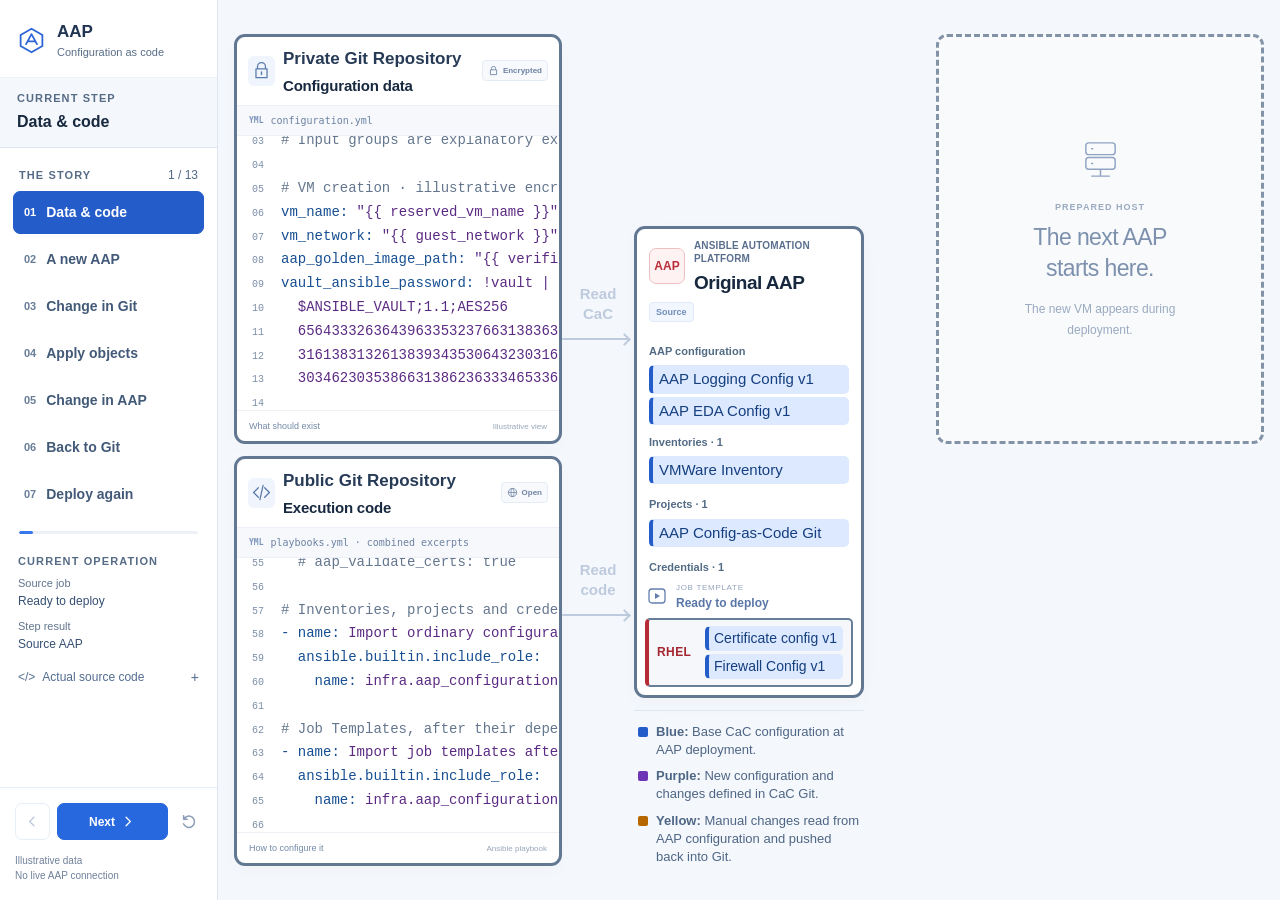
<file: demo/index.html>
<!doctype html>
<html lang="en">
<head>
  <meta charset="utf-8">
  <meta name="viewport" content="width=device-width, initial-scale=1">
  <meta name="description" content="Explore how private encrypted configuration and public automation code configure AAP, bring manual changes back into Git and recreate the full configuration on another AAP.">
  <meta name="color-scheme" content="light">
  <title>AAP, kept in Git</title>
  <link rel="icon" href="icon.svg" type="image/svg+xml">
  <link rel="stylesheet" href="src/styles.css">
  <script src="src/scenario.js" defer></script>
  <script src="src/app.js" defer></script>
</head>
<body>
  <a class="skip-link" href="#story">Skip to the diagram</a>
  <div class="experience">
    <aside class="sidebar" aria-label="Walkthrough navigation and status">
      <header class="sidebar-brand">
        <a class="wordmark" href="#" aria-label="AAP configuration as code, start"><svg viewBox="0 0 32 32" fill="none" aria-hidden="true"><path d="m16 3 12 7v12l-12 7L4 22V10Z" stroke="currentColor" stroke-width="2"/><path d="m10 20 6-11 6 11M12 17h8" stroke="currentColor" stroke-width="2" stroke-linecap="round" stroke-linejoin="round"/></svg><span>AAP<span class="wordmark-secondary">Configuration as code</span></span></a>
        <h1 id="page-title" class="sr-only">AAP configuration as code</h1>
      </header>
      <section class="current-step" aria-labelledby="scene-title"><p class="section-label">CURRENT STEP</p><h2 id="scene-title">Configuration data and execution code</h2></section>
      <div class="sidebar-scroll">
        <div class="chapter-header"><span class="section-label">THE STORY</span><span id="step-count" class="scene-counter">1 / 13</span></div>
        <nav id="chapter-list" class="chapter-list" aria-label="Story chapters"></nav>
        <div class="progress-track" aria-hidden="true"><span id="progress-fill"></span></div>
        <section class="status-panel" aria-label="Current operation status"><h2 class="section-label">CURRENT OPERATION</h2><dl><div><dt>Source job</dt><dd id="job-status">Job Template</dd></div><div><dt>Step result</dt><dd id="target-state">Not created yet</dd></div></dl></section>
        <aside id="actor" class="actor" aria-labelledby="actor-title" hidden><span class="actor-icon"><svg viewBox="0 0 28 28" fill="none" aria-hidden="true"><circle cx="14" cy="9" r="4" stroke="currentColor" stroke-width="1.5"/><path d="M6 24v-3a8 8 0 0 1 16 0v3M20 5h5m-2.5-2.5v5" stroke="currentColor" stroke-width="1.5" stroke-linecap="round"/></svg></span><div><h3 id="actor-title">An operator makes a change</h3><p id="actor-description"></p></div></aside>
        <details class="source-details"><summary><span aria-hidden="true">&lt;/&gt;</span>Actual source code</summary><div id="source-links" class="source-links"></div></details>
      </div>
      <div class="sidebar-footer">
        <div class="scene-controls" aria-label="Step navigation"><button id="previous" class="button-step button-previous" type="button" aria-label="Previous step" disabled><svg viewBox="0 0 24 24" fill="none" aria-hidden="true"><path d="m14 6-6 6 6 6" stroke="currentColor" stroke-width="1.8" stroke-linecap="round" stroke-linejoin="round"/></svg></button><button id="next" class="button-step button-next" type="button"><span id="next-label">Next</span><svg viewBox="0 0 24 24" fill="none" aria-hidden="true"><path d="m10 6 6 6-6 6" stroke="currentColor" stroke-width="1.8" stroke-linecap="round" stroke-linejoin="round"/></svg></button><button id="restart" class="button-restart" type="button" aria-label="Restart the walkthrough"><svg viewBox="0 0 20 20" fill="none" aria-hidden="true"><path d="M4.1 7a6.3 6.3 0 1 1-.2 5M4 3v4h4" stroke="currentColor" stroke-width="1.6" stroke-linecap="round" stroke-linejoin="round"/></svg></button></div>
        <p class="illustration-note">Illustrative data<br>No live AAP connection</p>
      </div>
    </aside>

    <main id="story" class="canvas-shell" aria-labelledby="page-title">
      <p id="scene-description" class="sr-only">AAP configuration walkthrough.</p>
      <div class="diagram-grid" aria-label="Two repositories, the original AAP and two receiving platforms">
        <div class="repository-column">
          <section id="config-card" class="repository-card config-repository" aria-labelledby="config-title">
            <header class="repository-header"><div class="repository-identity"><span class="repository-icon"><svg viewBox="0 0 24 24" fill="none" aria-hidden="true"><path d="M7 10V7a5 5 0 0 1 10 0v3M5 10h14v11H5z" stroke="currentColor" stroke-width="1.6" stroke-linecap="round" stroke-linejoin="round"/><path d="M12 14v3" stroke="currentColor" stroke-width="1.8" stroke-linecap="round"/></svg></span><div><p class="repository-kind">Private Git Repository</p><h3 id="config-title">Configuration data</h3></div></div><span class="privacy-badge"><svg viewBox="0 0 16 16" fill="none" aria-hidden="true"><path d="M5 7V5a3 3 0 0 1 6 0v2M3.5 7h9v7h-9z" stroke="currentColor" stroke-width="1.25" stroke-linejoin="round"/></svg>Encrypted</span></header>
            <div class="file-heading"><span class="file-mark">YML</span><span>configuration.yml</span></div>
            <pre class="code-window" tabindex="0"><code id="config-lines" aria-label="Illustrative decrypted configuration YAML, stored encrypted"></code></pre>
            <div class="repository-footer">What should exist<span class="file-caption">Illustrative view</span></div>
          </section>
          <section id="code-card" class="repository-card execution-repository" aria-labelledby="code-title">
            <header class="repository-header"><div class="repository-identity"><span class="repository-icon"><svg viewBox="0 0 24 24" fill="none" aria-hidden="true"><path d="m8 6-6 6 6 6m8-12 6 6-6 6M14 3l-4 18" stroke="currentColor" stroke-width="1.6" stroke-linecap="round" stroke-linejoin="round"/></svg></span><div><p class="repository-kind">Public Git Repository</p><h3 id="code-title">Execution code</h3></div></div><span class="open-badge"><svg viewBox="0 0 16 16" fill="none" aria-hidden="true"><circle cx="8" cy="8" r="6" stroke="currentColor" stroke-width="1.25"/><path d="M2 8h12M8 2c3 3 3 9 0 12-3-3-3-9 0-12Z" stroke="currentColor" stroke-width="1.1"/></svg>Open</span></header>
            <div class="file-heading"><span class="file-mark">YML</span><span id="execution-file-name">playbooks.yml · combined excerpts</span></div>
            <pre class="code-window" tabindex="0"><code id="code-lines" aria-label="Execution playbook excerpt"></code></pre>
            <div class="repository-footer">How to configure it<span class="file-caption">Ansible playbook</span></div>
          </section>
        </div>

        <div class="repository-connections" aria-label="Repository connections to the original AAP">
          <div id="flow-config" class="route connector-route feed-config"><span class="connection-caption">Read CaC</span><div class="connector-track" aria-hidden="true"><span id="arrow-feed" class="route-line"></span><span class="flow-packets"><i></i><i></i></span></div></div>
          <div id="flow-code" class="route connector-route feed-code"><span class="connection-caption">Read code</span><div class="connector-track" aria-hidden="true"><span class="route-line"></span><span class="flow-packets"><i></i><i></i></span></div></div>
          <div id="flow-return" class="route connector-route reverse route-return" hidden><span class="connection-caption">Save CaC</span><div class="connector-track" aria-hidden="true"><span class="route-line"></span><span class="flow-packets"><i></i><i></i></span></div></div>
        </div>

        <div id="source-column" class="source-column">
          <div id="manual-operator-slot" class="manual-operator-slot">
            <figure id="manual-operator" class="manual-operator" aria-labelledby="manual-operator-title" aria-describedby="manual-operator-description" aria-hidden="true" hidden>
              <div class="manual-upflow" aria-label="Manual configuration flows directly from the sysadmin to the receiving AAP"><span class="manual-arrow" aria-hidden="true"><i class="manual-packet"></i></span><span class="manual-flow-label">Create objects<br>directly in AAP</span></div>
              <img class="sysadmin-illustration" src="sysadmin.png" width="1536" height="1024" alt="" aria-hidden="true" decoding="async">
              <figcaption><strong id="manual-operator-title"></strong><p id="manual-operator-description"></p></figcaption>
            </figure>
          </div>
        <section id="source-card" class="aap-card source-aap" aria-labelledby="source-title">
          <header class="aap-header"><div class="aap-identity"><span class="aap-symbol" aria-hidden="true">AAP</span><div><p class="platform-name">ANSIBLE AUTOMATION PLATFORM</p><h3 id="source-title">Original AAP</h3></div></div><span class="instance-badge">Source</span></header>

          <div class="aap-content" tabindex="0" role="region" aria-label="Original AAP configuration and objects"><div class="configuration-panels"><section class="configuration-panel" aria-labelledby="source-configuration-title"><h4 id="source-configuration-title" class="configuration-heading">AAP configuration</h4><div id="source-configuration" class="configuration-list" aria-label="Original AAP platform configuration"></div></section></div>
          <div id="source-objects" class="object-list"></div></div>
          <div class="job-panel"><svg class="job-icon" viewBox="0 0 20 20" fill="none" aria-hidden="true"><rect x="2" y="3" width="16" height="14" rx="3" stroke="currentColor" stroke-width="1.3"/><path d="m8 7 5 3-5 3z" fill="currentColor"/></svg><div><span class="job-kicker">JOB TEMPLATE</span><span id="job-label">Configuration jobs</span></div></div>
          <section id="source-rhel" class="rhel-foundation source-rhel" aria-label="Original RHEL infrastructure configuration"><div class="rhel-heading"><strong class="rhel-label">RHEL</strong></div><section class="configuration-panel" aria-label="RHEL configuration"><div id="source-infrastructure" class="configuration-list" aria-label="Original AAP infrastructure configuration"></div></section></section>
        </section>
          <div id="legend" class="legend" aria-label="Configuration colour legend">
            <span><i class="legend-dot origin-base" aria-hidden="true"></i><span><strong>Blue:</strong> Base CaC configuration at AAP deployment.</span></span>
            <span><i class="legend-dot origin-git" aria-hidden="true"></i><span><strong>Purple:</strong> New configuration and changes defined in CaC Git.</span></span>
            <span><i class="legend-dot origin-manual" aria-hidden="true"></i><span><strong>Yellow:</strong> Manual changes read from AAP configuration and pushed back into Git.</span></span>
          </div>
        </div>

        <div class="instance-connections" aria-label="Operations between AAP instances">
          <div id="flow-apply" class="route connector-route inter-instance-flow" hidden><span id="apply-caption" class="connection-caption">Configure</span><div id="apply-track" class="connector-track" aria-hidden="true"><span class="route-line"></span><span class="flow-packets"><i></i><i></i></span></div></div>
          <div id="flow-scan" class="route connector-route inter-instance-flow reverse route-scan" hidden><span class="connection-caption">Read objects</span><div class="connector-track" aria-hidden="true"><span class="route-line"></span><span class="flow-packets"><i></i><i></i></span></div></div>
          <div id="flow-rebuild" class="route connector-route rebuild-flow" hidden><span class="connection-caption">Restore all</span><div class="bundle-tracks" aria-hidden="true"><div class="bundle-lane" data-origin="base"><span class="route-line"></span><span class="flow-packets"><i></i><i></i></span></div><div class="bundle-lane" data-origin="git"><span class="route-line"></span><span class="flow-packets"><i></i><i></i></span></div><div class="bundle-lane" data-origin="manual"><span class="route-line"></span><span class="flow-packets"><i></i><i></i></span></div></div></div>
        </div>

        <div class="receiving-column">
          <div class="receiving-slot">
          <div id="target-placeholder" class="target-placeholder"><span class="prepared-host-icon"><svg viewBox="0 0 44 44" fill="none" aria-hidden="true"><rect x="7" y="5" width="30" height="12" rx="3" stroke="currentColor" stroke-width="1.5"/><rect x="7" y="20" width="30" height="12" rx="3" stroke="currentColor" stroke-width="1.5"/><path d="M13 11h1m-1 15h1M22 33v6m-9 0h18" stroke="currentColor" stroke-width="1.5" stroke-linecap="round"/></svg></span><p class="placeholder-eyebrow">PREPARED HOST</p><h3>The next AAP<br>starts here.</h3><p>The new VM appears during deployment.</p></div>
          <section id="target-card" class="aap-card target-aap" aria-labelledby="target-title" aria-hidden="true" hidden><header class="aap-header"><div class="aap-identity"><span class="aap-symbol" aria-hidden="true">AAP</span><div><p class="platform-name">ANSIBLE AUTOMATION PLATFORM</p><h3 id="target-title">New AAP</h3></div></div><span class="instance-badge target-badge">Destination</span></header><div class="aap-content" tabindex="0" role="region" aria-label="Receiving AAP configuration and objects"><div id="target-objects" class="object-list receiving-catalog"></div><section id="target-configuration-panel" class="configuration-panel aap-settings-panel" aria-labelledby="target-configuration-title" hidden><h4 id="target-configuration-title" class="configuration-heading">AAP configuration</h4><div id="target-configuration" class="configuration-list" aria-label="Receiving AAP platform configuration"></div></section></div><section id="target-rhel" class="rhel-foundation" aria-label="RHEL operating system foundation" hidden><div class="rhel-heading"><strong class="rhel-label">RHEL</strong></div><div id="target-rhel-progress" class="rhel-progress" aria-label="VM and operating system preparation"></div><section id="target-infrastructure-panel" class="configuration-panel" aria-label="RHEL configuration" hidden><div id="target-infrastructure" class="configuration-list" aria-label="Receiving AAP infrastructure configuration"></div></section></section><div class="target-footer"><span class="instance-footnote">Same platform. A new home.</span><span class="capture-indicator"><svg viewBox="0 0 16 16" fill="none" aria-hidden="true"><path d="m3.5 8 3 3 6-6" stroke="currentColor" stroke-width="1.5" stroke-linecap="round" stroke-linejoin="round"/></svg>Definitions in Git</span></div></section>
          </div>
          <div class="receiving-slot">

            <div id="successor-placeholder" class="target-placeholder" aria-hidden="true" hidden><p class="placeholder-eyebrow">NEXT DESTINATION</p><h3>Room for another AAP.</h3><p>The complete Git configuration can be used again.</p></div>
            <section id="successor-card" class="aap-card successor-aap" aria-labelledby="successor-title" aria-hidden="true" hidden>
              <header class="aap-header"><div class="aap-identity"><span class="aap-symbol" aria-hidden="true">AAP</span><div><p class="platform-name">ANSIBLE AUTOMATION PLATFORM</p><h3 id="successor-title">Another AAP</h3></div></div><span class="instance-badge target-badge">Destination</span></header>

              <div class="aap-content" tabindex="0" role="region" aria-label="Another AAP configuration and objects"><div id="successor-objects" class="object-list receiving-catalog"></div><section id="successor-configuration-panel" class="configuration-panel aap-settings-panel" aria-labelledby="successor-configuration-title"><h4 id="successor-configuration-title" class="configuration-heading">AAP configuration</h4><div id="successor-configuration" class="configuration-list" aria-label="Another AAP platform configuration"></div></section></div>
              <section id="successor-rhel" class="rhel-foundation" aria-label="RHEL operating system foundation" hidden><div class="rhel-heading"><strong class="rhel-label">RHEL</strong></div><div id="successor-rhel-progress" class="rhel-progress" aria-label="VM and operating system preparation"></div><section class="configuration-panel" aria-label="RHEL configuration"><div id="successor-infrastructure" class="configuration-list" aria-label="Another AAP infrastructure configuration"></div></section></section>
              <div class="target-footer"><span class="instance-footnote">Recreated from Git.</span><span class="stored-definitions">All stored definitions</span></div>
            </section>
          </div>
        </div>
      </div>
    </main>
  </div>
</body>
</html>
</file>
<file: demo/src/styles.css>
/* Browser-local presentation; see ../README.md#code-and-data for the rationale. */
:root { color-scheme: light; --ink:#17283f; --muted:#64758d; --line:#dce4ef; --blue:#155ddc; --blue-soft:#ecf3ff; --surface:#fff; --canvas:#f4f7fb; --origin-base:#245dc9; --origin-base-soft:#dce9ff; --origin-git:#6d35b5; --origin-git-soft:#e5d5ff; --origin-manual:#b66700; --origin-manual-soft:#ffe0a3; font-family:Inter,ui-sans-serif,-apple-system,BlinkMacSystemFont,"Segoe UI",sans-serif; font-synthesis:none; }
* { box-sizing:border-box; }
[hidden] { display:none !important; }
html { min-width:320px; }
body { margin:0; color:var(--ink); background:var(--canvas); -webkit-font-smoothing:antialiased; }
button { font:inherit; cursor:pointer; }
button:disabled { cursor:default; }
a { color:#275fc9; text-underline-offset:3px; }
svg { flex:none; }
button,a,summary { -webkit-tap-highlight-color:transparent; }
button:focus-visible,a:focus-visible,summary:focus-visible,[tabindex]:focus-visible { outline:3px solid #7ba7fb; outline-offset:3px; }
.sr-only { position:absolute !important; width:1px; height:1px; padding:0; margin:-1px; overflow:hidden; clip:rect(0,0,0,0); white-space:nowrap; border:0; }
.skip-link { position:fixed; left:16px; top:-60px; z-index:20; padding:12px 16px; border-radius:7px; border:1px solid var(--blue); background:#fff; }
.skip-link:focus { top:12px; }
.experience { display:grid; grid-template-columns:236px minmax(0,1fr); min-height:100svh; }
.sidebar { position:sticky; top:0; display:flex; flex-direction:column; min-width:0; height:100svh; background:#fff; border-right:1px solid #dfe6f0; }
.sidebar-brand { flex:none; padding:22px 20px 19px; border-bottom:1px solid #edf1f6; }
.wordmark { display:flex; align-items:center; gap:11px; color:#203452; text-decoration:none; font-size:17px; font-weight:720; }
.wordmark > svg { width:29px; height:29px; color:#2d66d7; }
.wordmark-secondary { display:block; margin-top:4px; color:#596d87; font-size:11px; font-weight:500; }
.current-step { flex:none; padding:14px 20px; border-bottom:1px solid var(--line); background:#f4f7fb; }
.current-step h2 { margin:7px 0 0; color:var(--ink); font-size:16px; font-weight:650; line-height:1.4; }
.sidebar-scroll { flex:1; min-height:0; overflow-y:auto; padding:20px 17px 16px; scrollbar-width:thin; scrollbar-color:#d8e2ef transparent; }
.chapter-header { display:flex; justify-content:space-between; align-items:center; gap:8px; padding:0 6px 9px; }
.section-label { color:#566b86; font-size:11px; font-weight:700; letter-spacing:1.1px; margin:0; }
.scene-counter { color:#526985; font-size:12px; margin:0; }
.chapter-list { display:flex; flex-direction:column; gap:4px; counter-reset:chapter; }
.chapter-list button { display:flex; align-items:center; gap:10px; min-height:43px; padding:10px; border:1px solid transparent; border-radius:7px; background:transparent; color:#425a78; font-size:14px; font-weight:600; text-align:left; line-height:1.35; }
.chapter-list button::before { counter-increment:chapter; content:counter(chapter,decimal-leading-zero); font-size:11px; color:#687d98; font-weight:650; }
.chapter-list button:hover { color:#2c62c4; background:#f6f9fe; }
.chapter-list button.complete { color:#354f70; }
.chapter-list button.complete::before { content:"✓"; color:#2f7547; font-size:14px; }
.chapter-list button.active,.chapter-list button[aria-current="step"] { color:#fff; background:var(--origin-base); border-color:var(--origin-base); }
.chapter-list button.active::before { color:#fff; }
.progress-track { height:3px; margin:15px 6px 21px; overflow:hidden; border-radius:3px; background:#edf1f7; }
#progress-fill { display:block; height:100%; width:0; border-radius:3px; background:#3778ec; transition:width 220ms ease; }
.status-panel { margin:18px 5px 0; }
.status-panel dl { margin:10px 0 0; }
.status-panel dl > div { display:flex; flex-direction:column; gap:4px; margin-top:9px; }
.status-panel dt { font-size:11px; color:#61748e; }
.status-panel dd { margin:0; color:#354f73; font-size:12px; line-height:1.45; }
.actor { display:flex; align-items:flex-start; gap:9px; margin:15px 4px 0; padding:11px 9px; border:1px solid #e4eaf4; border-radius:7px; background:#f9fbff; }
.actor-icon { display:flex; align-items:center; justify-content:center; flex:none; width:27px; height:29px; border-radius:6px; color:#6e86af; background:#edf3fd; }
.actor-icon svg { width:23px; height:23px; }
.actor h3 { margin:0 0 5px; font-size:12px; font-weight:600; }
.actor p { margin:0; color:#5b708d; font-size:11px; line-height:1.5; }
.source-details { margin:16px 5px 0; }
.source-details summary { display:flex; align-items:center; gap:7px; color:#526c90; font-size:12px; list-style:none; cursor:pointer; }
.source-details summary::-webkit-details-marker { display:none; }
.source-details summary::after { content:"+"; margin-left:auto; font-size:14px; }
.source-details[open] summary::after { content:"−"; }
.source-links { display:flex; flex-direction:column; gap:6px; margin-top:10px; }
.source-links a { display:block; padding:6px; color:#5d7dae; border:1px solid #e4ebf6; border-radius:4px; font-family:ui-monospace,Consolas,monospace; font-size:10px; line-height:1.4; text-decoration:none; overflow-wrap:anywhere; }
.sidebar-footer { flex:none; margin-top:auto; padding:15px 19px 17px; border-top:1px solid #e7edf5; background:#fff; }
.scene-controls { display:grid; grid-template-columns:2.1875rem minmax(0,1fr) 1.6875rem; gap:.4375rem; align-items:center; min-height:2.3125rem; }
.button-step { display:inline-flex; align-items:center; justify-content:center; gap:.25rem; height:2.3125rem; padding:0 .375rem; border:1px solid #dce5f2; border-radius:7px; color:#577197; background:#fff; font-size:12px; font-weight:600; }
.button-step svg { width:17px; height:17px; }
.button-previous { width:100%; padding:0; }
.button-step:hover:not(:disabled) { border-color:#8eafea; background:#f7faff; }
.button-step:disabled { color:#bdc8d9; border-color:#e8eef6; }
.button-next { position:relative; min-width:0; width:100%; white-space:nowrap; color:#fff; border-color:#2868df; background:#2868df; }
/* Four stronger pulses draw attention without changing the control layout. */
.button-next.next-intro-cue { animation:next-intro-emphasis 1.3s ease-in-out 4; }
@keyframes next-intro-emphasis {
  0%, 100% { transform:scale(1); background:#2868df; }
  45% { transform:scale(1.02); background:#164ebc; }
}
.button-next.next-intro-cue::after { content:""; position:absolute; inset:0; border-radius:inherit; pointer-events:none; animation:next-intro-pulse 1.3s ease-out 4; }
@keyframes next-intro-pulse {
  0% { box-shadow:0 0 0 3px rgba(40,104,223,.85), 0 0 14px 4px rgba(40,104,223,.45); }
  45% { box-shadow:0 0 0 8px rgba(40,104,223,.55), 0 0 22px 6px rgba(40,104,223,.3); }
  100% { box-shadow:0 0 0 14px rgba(40,104,223,0), 0 0 26px 8px rgba(40,104,223,0); }
}
.button-next:hover:not(:disabled) { color:#fff; border-color:#1d58c5; background:#1d58c5; }
.button-next:disabled { color:#fff; border-color:#83a4db; background:#83a4db; }
.button-restart { display:flex; align-items:center; justify-content:center; width:100%; height:2.3125rem; padding:0; border:0; color:#8a9cb6; background:transparent; }
.button-restart svg { width:18px; height:18px; }
.button-restart:hover { color:#326bd2; }
.legend { display:flex; flex-direction:column; flex:none; gap:.5rem; padding:.75rem .25rem 0; border-top:1px solid #dfe6f0; }
.legend > span { display:flex; align-items:flex-start; gap:.5rem; color:#4e6685; font-size:.8125rem; line-height:1.4; }
.legend-dot { display:inline-block; flex:none; width:.625rem; height:.625rem; margin-top:.25rem; border-radius:.125rem; }
.origin-base { background:var(--origin-base); }
.origin-git { background:var(--origin-git); }
.origin-manual { background:var(--origin-manual); }
.illustration-note { margin:13px 0 0; color:#6f819a; font-size:10px; line-height:1.5; }
.canvas-shell { display:flex; align-items:stretch; justify-content:center; min-width:0; min-height:100svh; height:100svh; padding:12px 24px; }
.diagram-grid { display:grid; grid-template-columns:minmax(300px,1fr) 88px 260px 88px minmax(300px,1fr); align-items:stretch; align-self:center; width:100%; height:95%; min-height:0; }
.repository-column,.receiving-column { display:grid; grid-template-rows:minmax(0,1fr) minmax(0,1fr); gap:12px; min-width:0; min-height:0; }
.repository-card { display:flex; flex-direction:column; min-width:0; min-height:0; overflow:hidden; border:3px solid #617792; border-radius:11px; background:#fff; box-shadow:0 5px 17px #2e4e7a05; transition:border-color 180ms,box-shadow 180ms; }
.repository-card.active { border-color:#2763c2; box-shadow:0 0 0 3px #e3edff; }
.repository-header { display:flex; align-items:center; justify-content:space-between; flex-wrap:wrap; gap:8px; min-height:63px; padding:12px 13px; }
.repository-identity { display:flex; align-items:center; gap:8px; min-width:0; }
.repository-icon { display:flex; align-items:center; justify-content:center; width:27px; height:30px; border-radius:6px; color:#5a7ba9; background:#f0f5fd; }
.repository-icon svg { width:19px; height:19px; }
.repository-kind { margin:0 0 6px; color:#273b57; font-size:17px; font-weight:700; line-height:1.35; letter-spacing:0; }
.repository-header h3 { margin:0; font-size:15px; font-weight:650; letter-spacing:-.2px; }
.privacy-badge,.open-badge { display:inline-flex; align-items:center; gap:4px; padding:4px 5px; border:1px solid #e5ecf6; border-radius:4px; color:#6e83a3; background:#f7f9fd; font-size:8px; font-weight:600; white-space:nowrap; }
.privacy-badge svg,.open-badge svg { width:11px; height:11px; }
.file-heading { display:flex; align-items:center; gap:7px; height:31px; flex:none; padding:0 12px; overflow:hidden; color:#6d82a2; background:#f6f8fc; border-top:1px solid #edf1f7; border-bottom:1px solid #edf1f7; font-family:ui-monospace,Consolas,monospace; font-size:10px; }
.file-heading > span { flex:none; }
.file-mark { color:#7b94b9; font-family:inherit; font-size:8px; font-weight:700; }
.code-window { flex:1; min-height:0; margin:0; padding:11px 0; overflow:auto; color:#536986; background:#fff; font-family:"SFMono-Regular",Consolas,"Liberation Mono",monospace; font-size:14px; line-height:1.7; scrollbar-width:thin; scrollbar-color:#d4dfef transparent; tab-size:2; }
.code-window code { display:block; min-width:max-content; font:inherit; }
.yaml-line { display:block; min-height:21px; padding:0 12px; border-left:3px solid transparent; white-space:pre; }
.line-number { display:inline-block; width:19px; margin-right:10px; color:#7b8da7; font-size:10px; user-select:none; }
.yaml-key { color:#174f92; }
.yaml-value { color:#5b2b83; }
.yaml-comment { color:#64768e; }
.line-added { background:var(--origin-git-soft); border-left-color:var(--origin-git); }
.line-added[data-origin="manual"] { background:var(--origin-manual-soft); border-left-color:var(--origin-manual); }
/* The highlighted YAML section and its active routes share one origin palette. */
.yaml-line[data-origin="base"],code[data-origin="base"] { --highlight-colour:var(--origin-base); --highlight-background:var(--origin-base-soft); }
.yaml-line[data-origin="git"],code[data-origin="git"] { --highlight-colour:var(--origin-git); --highlight-background:var(--origin-git-soft); }
.yaml-line[data-origin="manual"],code[data-origin="manual"] { --highlight-colour:var(--origin-manual); --highlight-background:var(--origin-manual-soft); }
.line-active { background:var(--highlight-background,var(--origin-git-soft)); border-left-color:var(--highlight-colour,var(--origin-git)); }
.repository-footer { display:flex; align-items:center; justify-content:space-between; gap:7px; min-height:31px; padding:8px 12px; flex:none; border-top:1px solid #edf1f6; color:#7489a8; font-size:9px; }
.file-caption { color:#99a7ba; font-size:8px; }
.aap-card { display:flex; flex-direction:column; min-width:0; min-height:0; height:100%; overflow:hidden; border:3px solid #617792; border-radius:11px; background:#fff; box-shadow:0 6px 20px #284a7d06; transition:border-color 180ms,box-shadow 180ms; }
.source-column { position:relative; display:flex; flex-direction:column; justify-content:center; gap:12px; min-width:0; min-height:0; --instance-gap:88px; }
.source-aap { flex:0 1 auto; align-self:center; width:100%; height:min(475px,100%); }
/* Keep the original AAP below the reserved actor area in every story scene. */
.manual-operator-slot { flex:none; height:11.25rem; min-width:0; }
.aap-card.phase-job { border-color:#2763c2; box-shadow:0 0 0 3px #e2ecff; }
.aap-header { display:flex; align-items:center; justify-content:space-between; flex-wrap:wrap; gap:8px; min-height:64px; padding:10px 12px; flex:none; }
.aap-identity { display:flex; align-items:center; gap:9px; min-width:0; }
.aap-symbol { display:flex; align-items:center; justify-content:center; width:36px; height:36px; border:1px solid #edc1c4; border-radius:7px; color:#b82d38; background:#fff2f3; font-size:12px; font-weight:800; flex:none; }
.platform-name { margin:0 0 6px; color:#596f8d; font-size:10px; font-weight:650; line-height:1.35; letter-spacing:.15px; }
.aap-header h3 { margin:0; font-size:19px; font-weight:650; letter-spacing:-.5px; }
.instance-badge { display:inline-block; padding:4px 6px; border:1px solid #e1eafb; border-radius:4px; color:#718db8; background:#f1f6ff; font-size:9px; font-weight:600; }
.target-badge { color:#7a8ea9; border-color:#e5ebf4; background:#f7f9fc; }
/* The source keeps its compact catalogue; receiving groups use independent columns below. */
.aap-content { display:grid; grid-template-columns:repeat(2,minmax(0,1fr)); align-content:start; align-items:start; gap:10px 12px; flex:1; min-width:0; min-height:0; padding:12px; overflow:auto; scrollbar-width:thin; scrollbar-color:#d2def0 transparent; }
.source-aap .aap-content { grid-template-columns:minmax(0,1fr); }
/* Independent stacks avoid the empty row space created by synchronising whole groups. */
/* Each stack starts just inside its half, retaining shared responsive bar widths. */
.receiving-column { --aap-inset:2cqw; --aap-bar-width:43cqw; --aap-columns:repeat(2,minmax(0,1fr)); grid-template-rows:repeat(2,minmax(min-content,1fr)); }
.receiving-column .receiving-slot { min-height:min-content; }
.receiving-column .aap-card { min-height:min-content; overflow:visible; container-type:inline-size; }
.receiving-column .aap-content { display:flex; flex-direction:column; align-items:stretch; gap:8px; flex:1 0 auto; min-height:min-content; padding:6px 0; overflow:visible; }
.object-list.receiving-catalog { display:grid; grid-template-columns:var(--aap-columns); align-items:start; gap:0; }
.aap-object-column { width:var(--aap-bar-width); margin-inline-start:var(--aap-inset); display:flex; flex-direction:column; gap:6px; min-width:0; }
.receiving-catalog .object-type,.aap-settings-panel .configuration-heading { margin:0 0 4px; font-size:11px; line-height:1.3; }
.receiving-catalog .object-item,.aap-settings-panel .object-item { gap:2px 4px; min-height:22px; margin:.125rem 0; padding:1px 4px; }
.receiving-catalog .object-name,.aap-settings-panel .object-name { font-size:.9375rem; }

.configuration-panels,.object-list { display:contents; }
.configuration-panel,.object-group { min-width:0; margin:0; padding:0; border:0; background:transparent; }
.configuration-heading,.object-type { display:block; margin:0 0 6px; color:#526b85; font-size:11px; font-weight:650; line-height:1.4; }
.configuration-list { display:grid; gap:3px; min-width:0; }
.configuration-list .object-item { margin:0; }
/* AAP settings are a separate bottom category; the inset rule leaves the card edges clear. */
/* Fill spare catalogue space above settings so the divider stays at its final bottom position. */
.receiving-column .receiving-catalog { flex:none; }
.receiving-column .aap-settings-panel { position:relative; flex:none; margin:auto 0 0; padding:8px 0 0; }
.aap-settings-panel::before { content:""; position:absolute; top:0; left:var(--aap-inset); right:var(--aap-inset); border-top:1px solid #c8d2df; }
.aap-settings-panel .configuration-heading { margin-inline-start:var(--aap-inset); }
.aap-settings-panel .configuration-list { grid-template-columns:var(--aap-columns); gap:.1875rem 0; }
.aap-settings-panel .configuration-item { width:var(--aap-bar-width); margin-inline-start:var(--aap-inset); }
.object-item { display:flex; align-items:center; flex-wrap:wrap; gap:4px 6px; min-width:0; min-height:26px; margin:3px 0; padding:3px 6px; border:1px solid transparent; border-left-width:4px; border-radius:5px; font-size:.9375rem; line-height:1.35; }
.object-item[data-origin="base"] { color:#153f7e; background:var(--origin-base-soft); border-left-color:var(--origin-base); }
.object-item[data-origin="git"] { color:#48217e; background:var(--origin-git-soft); border-left-color:var(--origin-git); }
.object-item[data-origin="manual"] { color:#653b00; background:var(--origin-manual-soft); border-left-color:var(--origin-manual); }
.object-name { min-width:0; overflow-wrap:anywhere; color:inherit; font-size:.9375rem; }
.job-panel { display:flex; align-items:center; gap:9px; min-height:44px; margin-top:auto; padding:7px 10px; flex:none; color:#627fae; }
.job-icon { width:20px; height:20px; }
.job-panel > div { min-width:0; }
.job-kicker { display:block; margin-bottom:4px; color:#94a4bd; font-size:8px; letter-spacing:.7px; }
#job-label { display:block; color:#5a77a7; font-size:12px; font-weight:600; overflow-wrap:anywhere; }
.phase-job #job-label { color:#225fd0; }
.receiving-slot { display:flex; min-width:0; min-height:0; }
.receiving-slot > * { width:100%; height:100%; }
.target-placeholder { display:flex; flex-direction:column; align-items:center; justify-content:center; min-height:0; padding:25px 20px; border:3px dashed #8292a7; border-radius:11px; color:#91a2bb; background:#ffffff62; text-align:center; }
.manual-operator { position:relative; display:flex; flex-direction:column; align-items:center; justify-content:flex-start; gap:4px; flex:none; width:100%; height:100%; min-width:0; margin:0; padding:0; color:#344a65; text-align:center; }
/* The operator sends changes directly across the instance gutter, above the source AAP. */
.manual-upflow { position:absolute; left:calc(100% - 12px); top:38px; width:calc(var(--instance-gap) + 12px); height:60px; }
.manual-arrow { position:absolute; left:0; top:30px; display:block; width:100%; height:4px; border-radius:3px; color:var(--origin-manual); background:currentColor; }
.manual-arrow::before { content:""; position:absolute; right:1px; top:-4px; width:11px; height:11px; border-top:4px solid currentColor; border-right:4px solid currentColor; transform:rotate(45deg); }
.manual-packet { position:absolute; left:0; top:-4px; width:12px; height:12px; border:2px solid #fff; border-radius:3px; background:var(--origin-manual-soft); animation:manual-configuration-right 1.6s ease-in-out 2 both; }
.manual-flow-label { position:absolute; left:4px; right:0; top:0; color:#985300; font-size:.875rem; font-weight:700; line-height:1.3; text-align:center; }
.sysadmin-illustration { flex:none; width:154px; max-width:100%; height:105px; object-fit:contain; }
.manual-operator figcaption { max-width:260px; }
.manual-operator figcaption strong { color:#704100; font-size:13px; font-weight:700; }
.manual-operator figcaption p { margin:4px 0 0; color:#536b86; font-size:11px; line-height:1.4; }
@keyframes manual-configuration-right { from { left:0; } to { left:calc(100% - 12px); } }
@keyframes manual-configuration-down { from { top:0; } to { top:calc(100% - 12px); } }
.prepared-host-icon svg { width:43px; height:43px; color:#90a4c2; }
.placeholder-eyebrow { margin:17px 0 10px; color:#9aaac0; font-size:9px; font-weight:650; letter-spacing:1px; }
.target-placeholder h3 { margin:0; color:#7d91ae; font-size:23px; font-weight:500; line-height:1.35; letter-spacing:-.6px; }
.target-placeholder > p:last-child { max-width:190px; margin:15px 0 0; color:#9aaac0; font-size:12px; line-height:1.7; }
.target-footer { display:flex; align-items:center; justify-content:space-between; flex-wrap:wrap; gap:6px; min-height:28px; padding:6px 10px; margin-top:auto; flex:none; }
.instance-footnote,.stored-definitions { color:#617895; font-size:10px; }
.capture-indicator { display:none; align-items:center; gap:4px; color:#6a83a7; font-size:9px; }
.capture-indicator svg { width:12px; height:12px; }
.captured .capture-indicator { display:inline-flex; }
.target-aap[data-stage="1"] .platform-name,.target-aap[data-stage="2"] .platform-name,.target-aap[data-stage="1"] .aap-symbol,.target-aap[data-stage="2"] .aap-symbol,.target-aap[data-stage="1"] .target-footer,.target-aap[data-stage="2"] .target-footer,.target-aap[data-stage="3"] .target-footer { display:none; }
.target-aap[data-stage="1"] .aap-content,.target-aap[data-stage="2"] .aap-content,.target-aap[data-stage="3"] .aap-content { display:none; }
.target-aap[data-stage="1"]::after,.target-aap[data-stage="2"]::after,.target-aap[data-stage="3"]::after { display:flex; flex:1; align-items:center; justify-content:center; padding:25px; color:#8ca0bd; font-size:14px; line-height:1.8; text-align:center; white-space:pre-line; }
.target-aap[data-stage="1"]::after { content:"Create the RHEL VM\a Clone the golden image and start the guest"; }
.target-aap[data-stage="2"]::after { content:"Prepare access to the VM\a Host firewall · nginx · TLS"; }
.target-aap[data-stage="3"]::after { content:"Prepare RHEL and install AAP\a Base configuration comes next"; }
/* Keep the slim OS foundation below the continuous AAP body, including early stages. */
.aap-header { order:0; }
.target-aap::after { order:1; }
.aap-content { order:2; }
.target-footer,.job-panel { order:3; }
/* Preparation stays on the left; one compact stack of configuration bars sits on the right. */
.rhel-foundation { order:4; display:grid; grid-template-columns:minmax(86px,.8fr) minmax(0,1.2fr); grid-template-areas:"heading configs" "progress configs"; align-content:center; align-items:start; gap:4px 8px; flex:none; margin:0 8px 8px; padding:6px 8px; border:2px solid #687f9a; border-left:4px solid #b42c35; border-radius:5px; background:#f5f7fa; }
/* Offset the inset RHEL border so its right half starts at the AAP midpoint. */
.receiving-column .rhel-foundation { grid-template-columns:minmax(0,calc(50cqw - .5rem)) minmax(0,1fr); column-gap:0; border-width:.125rem; border-left-width:.25rem; margin:0 .25rem .5rem; padding:.375rem 0; }
.receiving-column .rhel-foundation > .configuration-panel { width:var(--aap-bar-width); margin-inline-start:var(--aap-inset); }
.rhel-foundation > .configuration-panel { grid-area:configs; align-self:start; }
.source-rhel { grid-template-columns:40px minmax(0,1fr); grid-template-areas:"heading configs"; }
.source-rhel .rhel-heading { align-self:center; }
.rhel-foundation.landing { border-color:var(--origin-base); box-shadow:0 0 0 2px var(--origin-base-soft); }
.rhel-foundation.landing[data-origin="git"] { border-color:var(--origin-git); box-shadow:0 0 0 2px var(--origin-git-soft); }
.rhel-foundation .configuration-list { grid-template-columns:minmax(0,1fr); }
.rhel-foundation .object-item { display:flex; align-items:center; gap:4px; min-height:22px; padding:2px 5px; font-size:.875rem; }
.rhel-foundation .object-name { font-size:.875rem; }
.landing[data-origin="base"] .configuration-item[data-origin="base"],.landing[data-origin="git"] .configuration-item[data-origin="git"] { animation:configuration-landing 480ms ease-out both; }
@keyframes configuration-landing { from { transform:translateX(-12px); opacity:.4; } to { transform:translateX(0); opacity:1; } }
.rhel-heading { grid-area:heading; display:flex; flex-direction:column; align-items:flex-start; gap:3px; min-width:0; }
.rhel-label { color:#a32630; font-size:12px; font-weight:800; letter-spacing:.4px; }
.rhel-progress { grid-area:progress; display:flex; flex-direction:column; align-items:flex-start; gap:2px; margin:0; min-width:0; }
.rhel-milestone { display:inline-flex; align-items:center; gap:4px; color:#77889e; font-size:11px; line-height:1.4; }
.rhel-milestone::before { content:"○"; color:currentColor; font-weight:800; }
.rhel-milestone[data-state="complete"] { color:#2455af; }
.rhel-milestone[data-state="complete"]::before { content:"✓"; }
.rhel-milestone[data-state="current"] { color:#174f92; font-weight:700; }
.rhel-milestone[data-state="current"]::before { content:"›"; }
.repository-connections,.instance-connections { position:relative; min-width:0; min-height:0; }
.connector-route { position:absolute; left:0; width:100%; display:flex; flex-direction:column; align-items:center; justify-content:center; color:#becbde; text-align:center; }
.feed-config { top:calc(50% - 166px); }
.feed-code { top:calc(50% + 110px); }
.route-return { top:calc(50% - 110px); }
#flow-apply { top:calc(50% - 180px); }
/* OS preparation and later infrastructure changes land in the upper RHEL foundation. */
#flow-apply[data-destination="rhel"] { top:auto; bottom:calc(50% + 12px); }
#flow-scan { top:calc(50% - 90px); }
#flow-rebuild { top:calc(50% + 60px); }
/* Arrow descriptions wrap at spaces while keeping each word intact. */
.connection-caption,.manual-flow-label { white-space:normal; word-break:normal; overflow-wrap:normal; hyphens:none; }
.connection-caption { display:block; max-width:100%; padding:0 4px; color:currentColor; font-size:.9375rem; font-weight:650; line-height:1.35; }
.connector-track { position:relative; width:100%; height:28px; overflow:hidden; }
.route-line { position:absolute; left:0; right:5px; top:13px; height:2px; border-radius:3px; background:currentColor; }
.route-line::after { content:""; position:absolute; right:0; top:-3px; width:7px; height:7px; border-top:2px solid currentColor; border-right:2px solid currentColor; transform:rotate(45deg); }
.reverse .route-line { left:5px; right:0; }
.reverse .route-line::after { left:0; right:auto; transform:rotate(225deg); }
.flow-packets { position:absolute; display:flex; align-items:center; justify-content:center; gap:3px; left:0; top:6px; width:25px; height:18px; padding-right:4px; border-radius:4px; color:var(--flow-colour,var(--origin-base)); background:var(--packet-fill,var(--origin-base-soft)); opacity:0; }
.flow-packets i { width:5px; height:5px; border-top:2px solid currentColor; border-right:2px solid currentColor; transform:rotate(45deg); }
.reverse .flow-packets { padding-right:0; padding-left:4px; }
.reverse .flow-packets i { transform:rotate(225deg); }
.route[data-origin="base"] { --flow-colour:var(--origin-base); --packet-fill:var(--origin-base-soft); }
.route[data-origin="git"] { --flow-colour:var(--origin-git); --packet-fill:var(--origin-git-soft); }
.route[data-origin="manual"] { --flow-colour:var(--origin-manual); --packet-fill:var(--origin-manual-soft); }
.route[data-origin="mixed"] { --flow-colour:var(--origin-git); }
.route.active { color:var(--flow-colour,var(--origin-base)); }
.route.active .route-line { height:4px; top:12px; }
.route.active .route-line::after { width:9px; height:9px; top:-3px; border-width:3px; }
.route.active .flow-packets { opacity:1; animation:packet-forward 1.6s ease-in-out 2 both; }
.route.active.reverse .flow-packets { animation-name:packet-reverse; }
/* A later deployment carries all stored origins together, without changing their colours. */
.bundle-tracks { display:grid; width:100%; gap:0; }
.bundle-lane { position:relative; width:100%; height:26px; overflow:hidden; color:var(--flow-colour); }
.bundle-lane[data-origin="base"] { --flow-colour:var(--origin-base); --packet-fill:var(--origin-base-soft); }
.bundle-lane[data-origin="git"] { --flow-colour:var(--origin-git); --packet-fill:var(--origin-git-soft); }
.bundle-lane[data-origin="manual"] { --flow-colour:var(--origin-manual); --packet-fill:var(--origin-manual-soft); }
.route.active[data-origin="mixed"] > .connector-track > .route-line { background:linear-gradient(90deg,var(--origin-base),var(--origin-git),var(--origin-manual)); }
.route.active[data-origin="mixed"] > .connector-track > .flow-packets { background:linear-gradient(90deg,var(--origin-base-soft),var(--origin-git-soft),var(--origin-manual-soft)); }
.route.active[data-origin="mixed"] > .connector-track > .route-line::after { border-color:var(--origin-manual); }
@keyframes packet-forward { from { left:0; } to { left:calc(100% - 25px); } }
@keyframes packet-reverse { from { left:calc(100% - 25px); } to { left:0; } }
@media (max-width:1400px) {
  .experience { grid-template-columns:218px minmax(0,1fr); }
  .canvas-shell { padding:12px 16px; }
  .diagram-grid { grid-template-columns:minmax(270px,1fr) 72px 230px 72px minmax(270px,1fr); }
  .source-column { --instance-gap:72px; }
  .sidebar-brand,.current-step { padding-left:17px; padding-right:17px; }
  .sidebar-scroll { padding-left:13px; padding-right:13px; }
  .sidebar-footer { padding-left:15px; padding-right:15px; }
  .aap-header { padding-left:12px; padding-right:12px; }
  .aap-header h3 { font-size:19px; }
  .repository-header { padding:11px; }
}
@media (max-width:1200px) {
  .experience { grid-template-columns:190px minmax(0,1fr); }
  .canvas-shell { display:block; height:auto; padding:20px; }
  .diagram-grid { display:flex; flex-direction:column; gap:0; height:auto; min-height:0; max-width:580px; margin:0 auto; }
  .repository-column,.receiving-column { grid-template-rows:none; grid-auto-rows:475px; gap:20px; }
  .receiving-column { grid-auto-rows:minmax(475px,auto); }
  .repository-card { min-height:0; height:475px; }
  .repository-header { flex-wrap:wrap; }
  .repository-header h3 { font-size:15px; }
  .privacy-badge,.open-badge { font-size:9px; }
  .repository-connections { display:flex; justify-content:space-around; align-items:center; height:110px; flex:none; }
  .connector-route { position:relative; top:auto !important; left:auto; width:80px; }
  #flow-apply[data-destination="rhel"] { bottom:auto; }
  .repository-connections .connector-route { width:28%; }
  .connector-track { width:61px; height:28px; margin:13px 0; overflow:visible; transform:rotate(90deg); }
  .bundle-tracks { width:72px; margin:14px 0; transform:rotate(90deg); }
  .route-return { margin-left:3px; }
  .instance-connections { display:flex; align-items:center; justify-content:center; gap:20px; height:155px; flex:none; }
  .aap-card { height:auto; min-height:0; max-height:475px; }
  .source-column { height:auto; flex:none; }
  .source-aap { align-self:stretch; height:475px; }
  .manual-upflow { left:calc(100% + 5px); top:74px; width:12px; height:748px; }
  .manual-arrow { top:0; left:4px; width:4px; height:100%; }
  .manual-arrow::after { content:""; position:absolute; right:0; bottom:0; width:18px; height:4px; background:currentColor; }
  .manual-arrow::before { top:auto; bottom:-4px; right:13px; border-top:4px solid currentColor; border-left:4px solid currentColor; border-right:0; transform:rotate(-45deg); }
  .manual-packet { left:-4px; top:0; animation-name:manual-configuration-down; }
  .manual-flow-label { display:none; }
  .receiving-slot > * { height:100%; min-height:0; }
  .receiving-slot > .aap-card { height:auto; min-height:475px; max-height:none; }
  .target-placeholder { min-height:0; }
  .aap-header { flex-wrap:wrap; }
  .aap-header h3 { font-size:21px; }
}
@media (max-width:620px) {
  .aap-content { grid-template-columns:minmax(0,1fr); }
  .experience { display:block; }
  .sidebar { position:relative; top:auto; height:auto; border-right:0; border-bottom:1px solid #dfe6f0; }
  .sidebar-brand { padding:17px 18px; }
  .current-step { padding:14px 18px; }
  .sidebar-scroll { overflow:visible; padding:17px 18px; }
  .chapter-list { display:grid; grid-template-columns:repeat(2,minmax(0,1fr)); gap:5px; }
  .status-panel dl { display:flex; flex-wrap:wrap; gap:15px; }
  .status-panel dl > div { flex:1; min-width:130px; }
  .sidebar-footer { display:grid; grid-template-columns:minmax(0,1fr); gap:12px 20px; padding:15px 18px; }
  .scene-controls { align-self:start; }
  .illustration-note { align-self:end; margin:0; }
  .canvas-shell { padding:22px 18px; }
  .diagram-grid { max-width:none; }
}
@media (prefers-reduced-motion:reduce) {
  *,*::before,*::after { animation:none !important; transition:none !important; }
  .route.active .flow-packets { left:calc(100% - 25px); }
  .route.active.reverse .flow-packets { left:0; }
}
</file>
